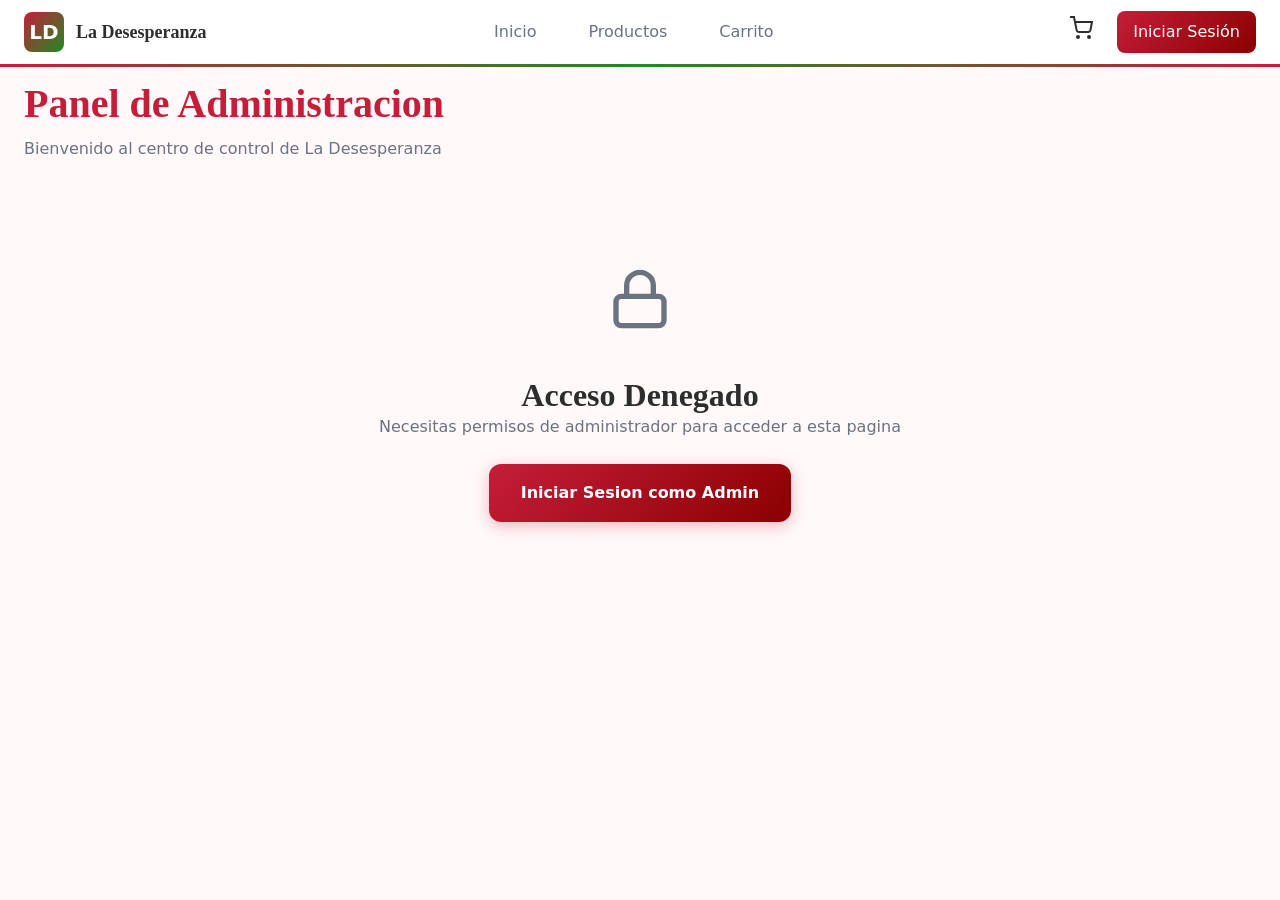
<file: public/admin.html>
<!DOCTYPE html>
<html lang="es">
<head>
  <meta charset="UTF-8">
  <meta name="viewport" content="width=device-width, initial-scale=1.0">
  <title>Panel de Administracion - La Desesperanza</title>
  <meta name="description" content="Panel de control administrativo">
  <link rel="stylesheet" href="style.css">
</head>
<body class="page-internal">
  <header class="header">
    <div class="header-container">
      <a href="index.html" class="logo">
        <div class="logo-icon">LD</div>
        <span class="logo-text">La Desesperanza</span>
      </a>
      
      <nav class="nav-menu">
        <a href="index.html" class="nav-link">Inicio</a>
        <a href="productos.html" class="nav-link">Productos</a>
        <a href="carrito.html" class="nav-link">Carrito</a>
        <a href="admin.html" class="nav-link active" id="adminLink">Panel Admin</a>
      </nav>
      
      <div class="header-actions">
        <a href="carrito.html" class="cart-btn">
          <svg width="24" height="24" viewBox="0 0 24 24" fill="none" stroke="currentColor" stroke-width="2">
            <circle cx="9" cy="21" r="1"></circle>
            <circle cx="20" cy="21" r="1"></circle>
            <path d="M1 1h4l2.68 13.39a2 2 0 0 0 2 1.61h9.72a2 2 0 0 0 2-1.61L23 6H6"></path>
          </svg>
          <span class="cart-badge" id="cartBadge">0</span>
        </a>
        <a href="login.html" class="user-btn" id="userBtn">Iniciar Sesion</a>
        <button class="mobile-menu-btn" id="mobileMenuBtn">
          <svg width="24" height="24" viewBox="0 0 24 24" fill="none" stroke="currentColor" stroke-width="2">
            <line x1="3" y1="12" x2="21" y2="12"></line>
            <line x1="3" y1="6" x2="21" y2="6"></line>
            <line x1="3" y1="18" x2="21" y2="18"></line>
          </svg>
        </button>
      </div>
    </div>
    
    <div class="mobile-menu" id="mobileMenu">
      <a href="index.html" class="nav-link">Inicio</a>
      <a href="productos.html" class="nav-link">Productos</a>
      <a href="carrito.html" class="nav-link">Carrito</a>
      <a href="admin.html" class="nav-link active">Panel Admin</a>
    </div>
  </header>

  <main class="admin-page">
    <div class="admin-container">
      <div class="admin-header">
        <h1>Panel de Administracion</h1>
        <p>Bienvenido al centro de control de La Desesperanza</p>
      </div>
      
      
      <div id="accessDenied" style="display: none; text-align: center; padding: 4rem 2rem;">
        <div style="font-size: 4rem; margin-bottom: 1rem; color: var(--color-muted);">
          <svg width="64" height="64" viewBox="0 0 24 24" fill="none" stroke="currentColor" stroke-width="2">
            <rect x="3" y="11" width="18" height="11" rx="2" ry="2"></rect>
            <path d="M7 11V7a5 5 0 0 1 10 0v4"></path>
          </svg>
        </div>
        <h2>Acceso Denegado</h2>
        <p style="color: var(--color-muted); margin-bottom: 1.5rem;">Necesitas permisos de administrador para acceder a esta pagina</p>
        <a href="login.html" class="btn-primary">Iniciar Sesion como Admin</a>
      </div>
      
    
      <div id="dashboardContent" style="display: none;">
        
        <div class="metrics-grid" id="metricsGrid">
          
        </div>
        
        <div class="admin-grid">
          
          <div class="admin-card">
            <div class="admin-card-header">
              <h2>Pedidos Recientes</h2>
              <a href="#" style="color: var(--color-primary); font-size: 0.875rem;">Ver todos</a>
            </div>
            <table class="orders-table">
              <thead>
                <tr>
                  <th>ID Pedido</th>
                  <th>Cliente</th>
                  <th>Items</th>
                  <th>Total</th>
                  <th>Estado</th>
                  <th>Fecha</th>
                </tr>
              </thead>
              <tbody id="ordersTableBody">
                
              </tbody>
            </table>
          </div>
          
          
          <div class="admin-card">
            <div class="admin-card-header">
              <h2>Alertas de Inventario</h2>
            </div>
            <div class="alerts-list" id="alertsList">
              
            </div>
          </div>
        </div>
        
        
        <div class="admin-card" style="margin-top: 1.5rem;">
          <div class="admin-card-header">
            <h2>Acciones Rapidas</h2>
          </div>
          <div style="padding: 1.5rem; display: grid; grid-template-columns: repeat(auto-fill, minmax(200px, 1fr)); gap: 1rem;">
            <a href="productos.html" class="btn-secondary" style="justify-content: center;">
              Gestionar Productos
            </a>
            <button class="btn-secondary" style="justify-content: center;" onclick="mostrarToast('Funcion proximamente')">
              Ver Todos los Pedidos
            </button>
            <button class="btn-secondary" style="justify-content: center;" onclick="mostrarToast('Funcion proximamente')">
              Gestionar Usuarios
            </button>
            <button class="btn-secondary" style="justify-content: center;" onclick="mostrarToast('Funcion proximamente')">
              Informes Detallados
            </button>
          </div>
        </div>
      </div>
    </div>
  </main>

  
  <div class="toast hidden" id="toast">
    <span>OK</span>
    <span id="toastMessage">Accion completada</span>
  </div>

  <script src="app.js"></script>
  <script src="admin.js"></script>
</body>
</html>
</file>
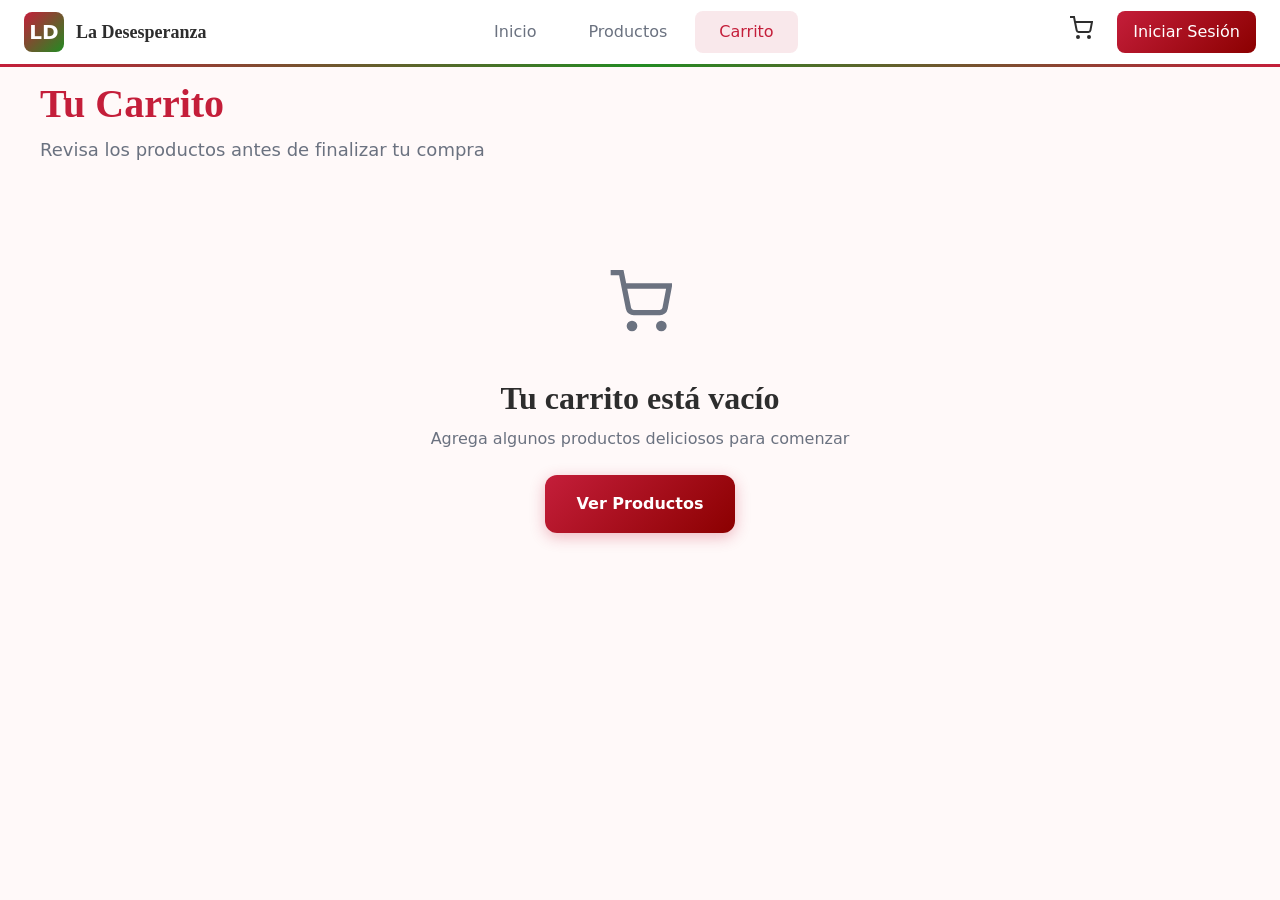
<file: public/carrito.html>
<!DOCTYPE html>
<html lang="es">
<head>
  <meta charset="UTF-8">
  <meta name="viewport" content="width=device-width, initial-scale=1.0">
  <title>Carrito de Compras - La Desesperanza</title>
  <meta name="description" content="Tu carrito de compras">
  <link rel="stylesheet" href="style.css">
</head>
<body class="page-internal">
  
  <header class="header">
    <div class="header-container">
      <a href="index.html" class="logo">
        <div class="logo-icon">LD</div>
        <span class="logo-text">La Desesperanza</span>
      </a>
      
      <nav class="nav-menu">
        <a href="index.html" class="nav-link">Inicio</a>
        <a href="productos.html" class="nav-link">Productos</a>
        <a href="carrito.html" class="nav-link active">Carrito</a>
        <a href="admin.html" class="nav-link" id="adminLink" style="display: none;">Panel Admin</a>
      </nav>
      
      <div class="header-actions">
        <a href="carrito.html" class="cart-btn">
          <svg width="24" height="24" viewBox="0 0 24 24" fill="none" stroke="currentColor" stroke-width="2">
            <circle cx="9" cy="21" r="1"></circle>
            <circle cx="20" cy="21" r="1"></circle>
            <path d="M1 1h4l2.68 13.39a2 2 0 0 0 2 1.61h9.72a2 2 0 0 0 2-1.61L23 6H6"></path>
          </svg>
          <span class="cart-badge" id="cartBadge">0</span>
        </a>
        <a href="login.html" class="user-btn" id="userBtn">Iniciar Sesion</a>
        <button class="mobile-menu-btn" id="mobileMenuBtn">
          <svg width="24" height="24" viewBox="0 0 24 24" fill="none" stroke="currentColor" stroke-width="2">
            <line x1="3" y1="12" x2="21" y2="12"></line>
            <line x1="3" y1="6" x2="21" y2="6"></line>
            <line x1="3" y1="18" x2="21" y2="18"></line>
          </svg>
        </button>
      </div>
    </div>
    
    <div class="mobile-menu" id="mobileMenu">
      <a href="index.html" class="nav-link">Inicio</a>
      <a href="productos.html" class="nav-link">Productos</a>
      <a href="carrito.html" class="nav-link active">Carrito</a>
      <a href="login.html" class="nav-link">Iniciar Sesion</a>
    </div>
  </header>

  <main class="cart-page">
    <div class="cart-container">
      <div class="catalog-header">
        <h1>Tu Carrito</h1>
        <p>Revisa los productos antes de finalizar tu compra</p>
      </div>
      
      <div id="cartContent">
        
      </div>
    </div>
  </main>

  
  <div class="toast hidden" id="toast">
    <span>OK</span>
    <span id="toastMessage">Producto eliminado del carrito</span>
  </div>

  <script src="app.js"></script>
  <script src="carrito.js"></script>
</body>
</html>
</file>
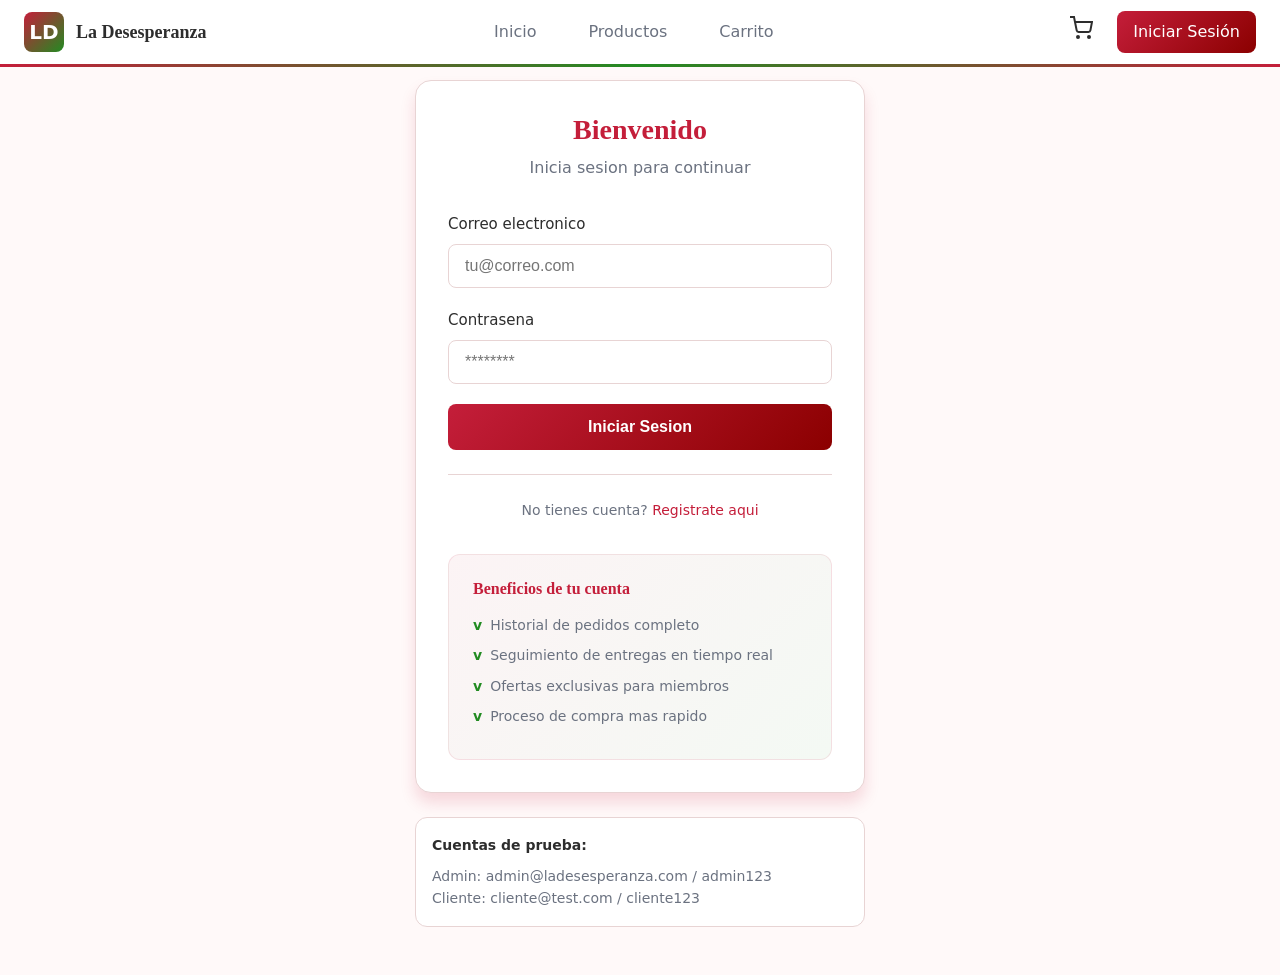
<file: public/login.html>
<!DOCTYPE html>
<html lang="es">
<head>
  <meta charset="UTF-8">
  <meta name="viewport" content="width=device-width, initial-scale=1.0">
  <title>Iniciar Sesion - La Desesperanza</title>
  <meta name="description" content="Inicia sesion en tu cuenta">
  <link rel="stylesheet" href="style.css">
</head>
<body class="page-internal">
  
  <header class="header">
    <div class="header-container">
      <a href="index.html" class="logo">
        <div class="logo-icon">LD</div>
        <span class="logo-text">La Desesperanza</span>
      </a>
      
      <nav class="nav-menu">
        <a href="index.html" class="nav-link">Inicio</a>
        <a href="productos.html" class="nav-link">Productos</a>
        <a href="carrito.html" class="nav-link">Carrito</a>
        <a href="admin.html" class="nav-link" id="adminLink" style="display: none;">Panel Admin</a>
      </nav>
      
      <div class="header-actions">
        <a href="carrito.html" class="cart-btn">
          <svg width="24" height="24" viewBox="0 0 24 24" fill="none" stroke="currentColor" stroke-width="2">
            <circle cx="9" cy="21" r="1"></circle>
            <circle cx="20" cy="21" r="1"></circle>
            <path d="M1 1h4l2.68 13.39a2 2 0 0 0 2 1.61h9.72a2 2 0 0 0 2-1.61L23 6H6"></path>
          </svg>
          <span class="cart-badge" id="cartBadge">0</span>
        </a>
        <a href="login.html" class="user-btn" id="userBtn">Iniciar Sesion</a>
        <button class="mobile-menu-btn" id="mobileMenuBtn">
          <svg width="24" height="24" viewBox="0 0 24 24" fill="none" stroke="currentColor" stroke-width="2">
            <line x1="3" y1="12" x2="21" y2="12"></line>
            <line x1="3" y1="6" x2="21" y2="6"></line>
            <line x1="3" y1="18" x2="21" y2="18"></line>
          </svg>
        </button>
      </div>
    </div>
    
    <div class="mobile-menu" id="mobileMenu">
      <a href="index.html" class="nav-link">Inicio</a>
      <a href="productos.html" class="nav-link">Productos</a>
      <a href="carrito.html" class="nav-link">Carrito</a>
      <a href="login.html" class="nav-link">Iniciar Sesion</a>
    </div>
  </header>

  <main class="login-page">
    <div class="login-container">
      <div class="login-card">
        <div class="login-header">
          <h1>Bienvenido</h1>
          <p>Inicia sesion para continuar</p>
        </div>
        
        <form id="loginForm">
          <div class="form-group">
            <label for="email">Correo electronico</label>
            <input type="email" id="email" name="email" required placeholder="tu@correo.com">
          </div>
          
          <div class="form-group">
            <label for="password">Contrasena</label>
            <input type="password" id="password" name="password" required placeholder="********">
          </div>
          
          <div id="errorMessage" style="color: var(--color-error); font-size: 0.875rem; margin-bottom: 1rem; display: none;"></div>
          
          <button type="submit" class="login-btn">Iniciar Sesion</button>
        </form>
        
        <div class="login-footer">
          <p>No tienes cuenta? <a href="#" id="showRegisterBtn">Registrate aqui</a></p>
        </div>
        
        <div class="login-benefits">
          <h3>Beneficios de tu cuenta</h3>
          <ul>
            <li>Historial de pedidos completo</li>
            <li>Seguimiento de entregas en tiempo real</li>
            <li>Ofertas exclusivas para miembros</li>
            <li>Proceso de compra mas rapido</li>
          </ul>
        </div>
      </div>
      
      <div class="login-card" id="registerCard" style="display: none;">
        <div class="login-header">
          <h1>Crear Cuenta</h1>
          <p>Unete a nuestra comunidad</p>
        </div>
        
        <form id="registerForm">
          <div class="form-group">
            <label for="regNombre">Nombre completo</label>
            <input type="text" id="regNombre" name="nombre" required placeholder="Tu nombre">
          </div>
          
          <div class="form-group">
            <label for="regEmail">Correo electronico</label>
            <input type="email" id="regEmail" name="email" required placeholder="tu@correo.com">
          </div>
          
          <div class="form-group">
            <label for="regPassword">Contrasena</label>
            <input type="password" id="regPassword" name="password" required placeholder="Minimo 6 caracteres" minlength="6">
          </div>
          
          <div id="regErrorMessage" style="color: var(--color-error); font-size: 0.875rem; margin-bottom: 1rem; display: none;"></div>
          
          <button type="submit" class="login-btn">Crear Cuenta</button>
        </form>
        
        <div class="login-footer">
          <p>Ya tienes cuenta? <a href="#" id="showLoginBtn">Inicia sesion aqui</a></p>
        </div>
      </div>
      
      <div style="margin-top: 1.5rem; padding: 1rem; background: var(--color-card); border-radius: var(--radius-lg); border: 1px solid var(--color-border); font-size: 0.875rem;">
        <strong>Cuentas de prueba:</strong>
        <p style="margin-top: 0.5rem; color: var(--color-muted);">
          Admin: admin@ladesesperanza.com / admin123<br>
          Cliente: cliente@test.com / cliente123
        </p>
      </div>
    </div>
  </main>

  <div class="toast hidden" id="toast">
    <span>OK</span>
    <span id="toastMessage">Sesion iniciada correctamente</span>
  </div>

  <script src="app.js"></script>
  <script src="login.js"></script>
</body>
</html>
</file>
<file: public/style.css>
:root {
  --color-primary: #C41E3A;
  --color-primary-dark: #8B0000;
  --color-primary-light: #FF6B6B;
  --color-secondary: #228B22;
  --color-secondary-dark: #006400;
  --color-accent: #FFD700;
  --color-background: #FFF9F9;
  --color-card: #FFFFFF;
  --color-foreground: #2D2D2D;
  --color-muted: #6B7280;
  --color-border: #E8D4D4;
  --color-success: #228B22;
  --color-warning: #FFD700;
  --color-error: #C41E3A;
  
  --shadow-sm: 0 1px 2px rgba(196, 30, 58, 0.05);
  --shadow-md: 0 4px 6px rgba(196, 30, 58, 0.1);
  --shadow-lg: 0 10px 15px rgba(196, 30, 58, 0.15);
  
  --radius-sm: 0.375rem;
  --radius-md: 0.5rem;
  --radius-lg: 0.75rem;
  --radius-xl: 1rem;
}

*, *::before, *::after {
  box-sizing: border-box;
  margin: 0;
  padding: 0;
}

body {
  font-family: 'Segoe UI', system-ui, -apple-system, sans-serif;
  background-color: var(--color-background);
  color: var(--color-foreground);
  line-height: 1.6;
}

h1, h2, h3, h4, h5, h6 {
  font-family: 'Georgia', serif;
  font-weight: 700;
  line-height: 1.2;
}

h1 { font-size: 2.5rem; }
h2 { font-size: 2rem; }
h3 { font-size: 1.5rem; }
h4 { font-size: 1.25rem; }

a {
  color: var(--color-primary);
  text-decoration: none;
}

.header {
  position: fixed;
  top: 0;
  left: 0;
  right: 0;
  background: var(--color-card);
  border-bottom: 3px solid;
  border-image: linear-gradient(90deg, var(--color-primary), var(--color-secondary), var(--color-primary)) 1;
  z-index: 100;
}

.header-container {
  max-width: 1400px;
  margin: 0 auto;
  padding: 0 1.5rem;
  display: flex;
  align-items: center;
  justify-content: space-between;
  height: 64px;
}

.logo {
  display: flex;
  align-items: center;
  gap: 0.75rem;
  text-decoration: none;
  color: var(--color-foreground);
}

.logo-icon {
  width: 40px;
  height: 40px;
  background: linear-gradient(135deg, var(--color-primary) 0%, var(--color-secondary) 100%);
  border-radius: var(--radius-md);
  display: flex;
  align-items: center;
  justify-content: center;
  color: white;
  font-size: 1.25rem;
  font-weight: bold;
}

.logo-text {
  font-family: 'Georgia', serif;
  font-weight: 600;
  font-size: 1.125rem;
}

.nav-menu {
  display: flex;
  align-items: center;
  gap: 0.25rem;
}

.nav-link {
  padding: 0.5rem 1.5rem;
  border-radius: var(--radius-md);
  text-decoration: none;
  color: var(--color-muted);
  font-weight: 500;
  transition: all 0.2s;
}

.nav-link:hover {
  background: rgba(196, 30, 58, 0.05);
  color: var(--color-foreground);
}

.nav-link.active {
  background: rgba(196, 30, 58, 0.1);
  color: var(--color-primary);
}

.header-actions {
  display: flex;
  align-items: center;
  gap: 1rem;
}

.cart-btn {
  position: relative;
  padding: 0.5rem;
  background: none;
  border: none;
  cursor: pointer;
  color: var(--color-foreground);
  font-size: 1.25rem;
  text-decoration: none;
}

.cart-badge {
  position: absolute;
  top: -4px;
  right: -4px;
  background: var(--color-primary);
  color: white;
  font-size: 0.75rem;
  font-weight: 600;
  width: 20px;
  height: 20px;
  border-radius: 50%;
  display: flex;
  align-items: center;
  justify-content: center;
}

.user-btn {
  padding: 0.5rem 1rem;
  background: linear-gradient(135deg, var(--color-primary) 0%, var(--color-primary-dark) 100%);
  color: white;
  border: none;
  border-radius: var(--radius-md);
  cursor: pointer;
  font-weight: 500;
  transition: all 0.2s;
  text-decoration: none;
}

.user-btn:hover {
  transform: translateY(-1px);
  box-shadow: 0 4px 12px rgba(196, 30, 58, 0.3);
}

.mobile-menu-btn {
  display: none;
  padding: 0.5rem;
  background: none;
  border: none;
  cursor: pointer;
  font-size: 1.5rem;
  color: var(--color-foreground);
}

.hero {
  padding: 6rem 1.5rem 4rem;
  position: relative;
  overflow: hidden;
  background: linear-gradient(135deg, #FFF9F9 0%, #FFE8E8 50%, #E8F5E8 100%);
}

.hero::before {
  content: '';
  position: absolute;
  top: 0;
  left: 0;
  right: 0;
  bottom: 0;
  background: url("data:image/svg+xml,%3Csvg xmlns='http://www.w3.org/2000/svg' viewBox='0 0 100 100'%3E%3Ccircle cx='50' cy='50' r='2' fill='%23C41E3A' opacity='0.1'/%3E%3C/svg%3E") repeat;
  background-size: 40px 40px;
  pointer-events: none;
}

.hero::after {
  content: '';
  position: absolute;
  top: 10%;
  right: 5%;
  width: 150px;
  height: 150px;
  background: radial-gradient(circle, rgba(196, 30, 58, 0.1) 0%, transparent 70%);
  border-radius: 50%;
  animation: twinkle 4s ease-in-out infinite;
}

@keyframes twinkle {
  0%, 100% { transform: scale(1); opacity: 0.3; }
  50% { transform: scale(1.1); opacity: 0.6; }
}

.hero-container {
  max-width: 1400px;
  margin: 0 auto;
  display: grid;
  grid-template-columns: 1fr 1fr;
  gap: 3rem;
  align-items: center;
  position: relative;
  z-index: 1;
}

.hero-content {
  display: flex;
  flex-direction: column;
  gap: 1.5rem;
}

.hero-badge {
  display: inline-flex;
  align-items: center;
  gap: 0.5rem;
  padding: 0.5rem 1rem;
  border-radius: 9999px;
  font-size: 0.875rem;
  font-weight: 500;
  width: fit-content;
  background: linear-gradient(135deg, rgba(196, 30, 58, 0.15) 0%, rgba(34, 139, 34, 0.15) 100%);
  color: var(--color-primary);
  border: 1px solid rgba(196, 30, 58, 0.2);
}

.hero h1 {
  font-size: 3rem;
  line-height: 1.1;
  background: linear-gradient(135deg, var(--color-primary) 0%, var(--color-secondary) 100%);
  -webkit-background-clip: text;
  -webkit-text-fill-color: transparent;
  background-clip: text;
}

.hero-description {
  font-size: 1.125rem;
  color: var(--color-muted);
  max-width: 500px;
}

.hero-buttons {
  display: flex;
  gap: 1rem;
  flex-wrap: wrap;
}

.btn-primary {
  display: inline-flex;
  align-items: center;
  gap: 0.5rem;
  padding: 1rem 2rem;
  background: linear-gradient(135deg, var(--color-primary) 0%, var(--color-primary-dark) 100%);
  color: white;
  border: none;
  border-radius: var(--radius-lg);
  font-weight: 600;
  cursor: pointer;
  text-decoration: none;
  transition: all 0.2s;
  box-shadow: 0 4px 15px rgba(196, 30, 58, 0.3);
}

.btn-primary:hover {
  transform: translateY(-2px);
  box-shadow: 0 6px 20px rgba(196, 30, 58, 0.4);
}

.btn-secondary {
  display: inline-flex;
  align-items: center;
  gap: 0.5rem;
  padding: 1rem 2rem;
  background: var(--color-card);
  color: var(--color-foreground);
  border: 1px solid var(--color-border);
  border-radius: var(--radius-lg);
  font-weight: 600;
  cursor: pointer;
  text-decoration: none;
  transition: all 0.2s;
}

.btn-secondary:hover {
  background: var(--color-background);
  border-color: var(--color-primary);
  transform: translateY(-2px);
}

.hero-stats {
  display: grid;
  grid-template-columns: repeat(3, 1fr);
  gap: 1.5rem;
  padding-top: 2rem;
  border-top: 1px solid var(--color-border);
  margin-top: 1rem;
}

.stat-item h3 {
  font-size: 1.75rem;
  color: var(--color-primary);
}

.stat-item p {
  font-size: 0.875rem;
  color: var(--color-muted);
}

.hero-image {
  position: relative;
}

.hero-image img {
  width: 100%;
  border-radius: var(--radius-xl);
  box-shadow: 0 10px 40px rgba(196, 30, 58, 0.2);
  object-fit: cover;
  aspect-ratio: 4/5;
  border: 3px solid rgba(196, 30, 58, 0.1);
}

.hero-rating {
  position: absolute;
  top: 1.5rem;
  right: 1.5rem;
  background: rgba(255, 255, 255, 0.95);
  backdrop-filter: blur(8px);
  padding: 0.75rem 1rem;
  border-radius: var(--radius-lg);
  box-shadow: var(--shadow-md);
  display: flex;
  align-items: center;
  gap: 0.5rem;
  border: 1px solid rgba(196, 30, 58, 0.1);
}

.hero-rating .stars {
  color: var(--color-warning);
}

.hero-rating .rating-value {
  font-weight: 700;
  font-size: 1.125rem;
}

.hero-rating .rating-count {
  font-size: 0.75rem;
  color: var(--color-muted);
}

.featured-products {
  padding: 4rem 1.5rem;
  background: var(--color-background);
}

.section-container {
  max-width: 1400px;
  margin: 0 auto;
}

.section-header {
  text-align: center;
  max-width: 700px;
  margin: 0 auto 3rem;
}

.section-badge {
  display: inline-flex;
  align-items: center;
  gap: 0.5rem;
  padding: 0.5rem 1rem;
  border-radius: 9999px;
  font-size: 0.875rem;
  font-weight: 500;
  margin-bottom: 1rem;
  background: rgba(196, 30, 58, 0.1);
  color: var(--color-primary);
}

.section-header h2 {
  margin-bottom: 1rem;
  color: var(--color-foreground);
}

.section-header p {
  color: var(--color-muted);
  font-size: 1.125rem;
}

.products-grid {
  display: grid;
  grid-template-columns: repeat(auto-fill, minmax(280px, 1fr));
  gap: 1.5rem;
}

.product-card {
  background: var(--color-card);
  border-radius: var(--radius-xl);
  overflow: hidden;
  border: 1px solid var(--color-border);
  transition: all 0.3s;
}

.product-card:hover {
  box-shadow: 0 10px 30px rgba(196, 30, 58, 0.15);
  transform: translateY(-4px);
  border-color: rgba(196, 30, 58, 0.2);
}

.product-image {
  position: relative;
  aspect-ratio: 1;
  overflow: hidden;
  background: linear-gradient(135deg, #FFF9F9, #F5F5F5);
}

.product-image img {
  width: 100%;
  height: 100%;
  object-fit: cover;
  transition: transform 0.3s;
}

.product-card:hover .product-image img {
  transform: scale(1.05);
}

.product-badge {
  position: absolute;
  top: 0.75rem;
  left: 0.75rem;
  padding: 0.25rem 0.75rem;
  background: linear-gradient(135deg, var(--color-primary) 0%, var(--color-primary-dark) 100%);
  color: white;
  font-size: 0.75rem;
  font-weight: 600;
  border-radius: 9999px;
}

.product-discount {
  position: absolute;
  top: 0.75rem;
  right: 0.75rem;
  padding: 0.25rem 0.75rem;
  background: var(--color-secondary);
  color: white;
  font-size: 0.75rem;
  font-weight: 600;
  border-radius: 9999px;
}

.product-info {
  padding: 1rem;
}

.product-info h3 {
  font-size: 1.125rem;
  margin-bottom: 0.5rem;
  color: var(--color-foreground);
  white-space: nowrap;
  overflow: hidden;
  text-overflow: ellipsis;
}

.product-info .description {
  font-size: 0.875rem;
  color: var(--color-muted);
  margin-bottom: 0.75rem;
  display: -webkit-box;
  -webkit-line-clamp: 2;
  -webkit-box-orient: vertical;
  overflow: hidden;
}

.product-rating {
  display: flex;
  align-items: center;
  gap: 0.25rem;
  margin-bottom: 0.75rem;
}

.product-rating .stars {
  color: var(--color-warning);
  font-size: 0.875rem;
}

.product-rating .count {
  font-size: 0.875rem;
  color: var(--color-muted);
  margin-left: 0.25rem;
}

.product-footer {
  display: flex;
  align-items: center;
  justify-content: space-between;
  padding-top: 0.75rem;
  border-top: 1px solid var(--color-border);
}

.product-price {
  display: flex;
  flex-direction: column;
}

.product-price .original {
  font-size: 0.875rem;
  color: var(--color-muted);
  text-decoration: line-through;
}

.product-price .current {
  font-size: 1.25rem;
  font-weight: 700;
  color: var(--color-primary);
}

.add-to-cart-btn {
  width: 40px;
  height: 40px;
  background: linear-gradient(135deg, var(--color-primary) 0%, var(--color-primary-dark) 100%);
  color: white;
  border: none;
  border-radius: var(--radius-md);
  cursor: pointer;
  display: flex;
  align-items: center;
  justify-content: center;
  font-size: 1.25rem;
  transition: all 0.2s;
}

.add-to-cart-btn:hover {
  transform: scale(1.1);
  box-shadow: 0 4px 12px rgba(196, 30, 58, 0.3);
}

.bakery-story {
  padding: 4rem 1.5rem;
  background: var(--color-card);
}

.story-container {
  max-width: 1400px;
  margin: 0 auto;
  display: grid;
  grid-template-columns: 1fr 1fr;
  gap: 3rem;
  align-items: center;
}

.story-image img {
  width: 100%;
  border-radius: var(--radius-xl);
  box-shadow: var(--shadow-lg);
}

.story-content h2 {
  margin-bottom: 1.5rem;
  color: var(--color-foreground);
}

.story-content p {
  color: var(--color-muted);
  margin-bottom: 1rem;
  font-size: 1.0625rem;
}

.testimonials {
  padding: 4rem 1.5rem;
  background: var(--color-background);
}

.testimonials-grid {
  display: grid;
  grid-template-columns: repeat(auto-fill, minmax(300px, 1fr));
  gap: 1.5rem;
  margin-top: 2rem;
}

.testimonial-card {
  background: var(--color-card);
  padding: 1.5rem;
  border-radius: var(--radius-xl);
  border: 1px solid var(--color-border);
}

.testimonial-stars {
  color: var(--color-warning);
  margin-bottom: 1rem;
}

.testimonial-text {
  color: var(--color-foreground);
  font-style: italic;
  margin-bottom: 1rem;
  line-height: 1.7;
}

.testimonial-author {
  display: flex;
  align-items: center;
  gap: 0.75rem;
}

.author-avatar {
  width: 40px;
  height: 40px;
  border-radius: 50%;
  background: linear-gradient(135deg, var(--color-primary) 0%, var(--color-secondary) 100%);
  color: white;
  display: flex;
  align-items: center;
  justify-content: center;
  font-weight: 600;
}

.author-info h4 {
  font-size: 0.9375rem;
  color: var(--color-foreground);
}

.author-info p {
  font-size: 0.8125rem;
  color: var(--color-muted);
}

.trust-signals {
  padding: 3rem 1.5rem;
  background: var(--color-card);
  border-top: 1px solid var(--color-border);
  border-bottom: 1px solid var(--color-border);
}

.trust-grid {
  max-width: 1400px;
  margin: 0 auto;
  display: grid;
  grid-template-columns: repeat(4, 1fr);
  gap: 2rem;
}

.trust-item {
  display: flex;
  flex-direction: column;
  align-items: center;
  text-align: center;
  gap: 0.75rem;
}

.trust-icon {
  width: 48px;
  height: 48px;
  background: linear-gradient(135deg, rgba(196, 30, 58, 0.1) 0%, rgba(34, 139, 34, 0.1) 100%);
  border-radius: var(--radius-lg);
  display: flex;
  align-items: center;
  justify-content: center;
  color: var(--color-primary);
  font-size: 1.5rem;
}

.trust-item h4 {
  color: var(--color-foreground);
  font-size: 1rem;
}

.trust-item p {
  color: var(--color-muted);
  font-size: 0.875rem;
}

.cta {
  padding: 4rem 1.5rem;
  text-align: center;
  background: linear-gradient(135deg, var(--color-primary) 0%, var(--color-primary-dark) 50%, var(--color-secondary) 100%);
  color: white;
  position: relative;
  overflow: hidden;
}

.cta::before {
  content: '';
  position: absolute;
  top: 0;
  left: 0;
  right: 0;
  bottom: 0;
  background: url("data:image/svg+xml,%3Csvg xmlns='http://www.w3.org/2000/svg' viewBox='0 0 100 100'%3E%3Ccircle cx='50' cy='50' r='1' fill='%23FFD700' opacity='0.3'/%3E%3C/svg%3E") repeat;
  background-size: 30px 30px;
  pointer-events: none;
}

.cta-container {
  max-width: 700px;
  margin: 0 auto;
  position: relative;
  z-index: 1;
}

.cta h2 {
  font-size: 2rem;
  margin-bottom: 1rem;
}

.cta p {
  opacity: 0.9;
  margin-bottom: 2rem;
  font-size: 1.125rem;
}

.cta .btn-primary {
  background: white;
  color: var(--color-primary);
  box-shadow: 0 4px 15px rgba(0, 0, 0, 0.2);
}

.cta .btn-primary:hover {
  background: var(--color-background);
  box-shadow: 0 6px 20px rgba(0, 0, 0, 0.3);
}

.footer {
  background: linear-gradient(135deg, #1A1A1A 0%, #2D1A1A 100%);
  color: white;
  padding: 3rem 1.5rem 1.5rem;
}

.footer-container {
  max-width: 1400px;
  margin: 0 auto;
  display: grid;
  grid-template-columns: repeat(4, 1fr);
  gap: 2rem;
}

.footer-brand .logo-text {
  color: white;
  font-size: 1.25rem;
  margin-bottom: 1rem;
}

.footer-brand p {
  color: rgba(255, 255, 255, 0.7);
  font-size: 0.875rem;
}

.footer-section h4 {
  margin-bottom: 1rem;
  font-size: 1rem;
  color: var(--color-accent);
}

.footer-section ul {
  list-style: none;
}

.footer-section li {
  margin-bottom: 0.5rem;
}

.footer-section a {
  color: rgba(255, 255, 255, 0.7);
  text-decoration: none;
  font-size: 0.875rem;
  transition: color 0.2s;
}

.footer-section a:hover {
  color: white;
}

.footer-bottom {
  max-width: 1400px;
  margin: 2rem auto 0;
  padding-top: 1.5rem;
  border-top: 1px solid rgba(255, 255, 255, 0.1);
  text-align: center;
  color: rgba(255, 255, 255, 0.5);
  font-size: 0.875rem;
}


.catalog-page {
  padding: 5rem 1.5rem 3rem;
  background: var(--color-background);
  min-height: 100vh;
}

.catalog-container {
  max-width: 1400px;
  margin: 0 auto;
}

.catalog-header {
  margin-bottom: 2rem;
}

.catalog-header h1 {
  margin-bottom: 0.5rem;
  color: var(--color-primary);
}

.catalog-header p {
  color: var(--color-muted);
  font-size: 1.125rem;
}

.catalog-controls {
  display: flex;
  gap: 1rem;
  margin-bottom: 1.5rem;
  flex-wrap: wrap;
}

.search-box {
  flex: 1;
  min-width: 250px;
  position: relative;
}

.search-box input {
  width: 100%;
  padding: 0.75rem 1rem 0.75rem 2.5rem;
  border: 1px solid var(--color-border);
  border-radius: var(--radius-md);
  font-size: 1rem;
  background: var(--color-card);
}

.search-box input:focus {
  outline: none;
  border-color: var(--color-primary);
  box-shadow: 0 0 0 3px rgba(196, 30, 58, 0.1);
}

.search-box::before {
  content: 'O';
  font-family: sans-serif;
  position: absolute;
  left: 0.75rem;
  top: 50%;
  transform: translateY(-50%);
  color: var(--color-muted);
}

.sort-select {
  padding: 0.75rem 1rem;
  border: 1px solid var(--color-border);
  border-radius: var(--radius-md);
  font-size: 1rem;
  background: var(--color-card);
  cursor: pointer;
}

.catalog-layout {
  display: grid;
  grid-template-columns: 250px 1fr;
  gap: 2rem;
}

.filters-panel {
  background: var(--color-card);
  padding: 1.5rem;
  border-radius: var(--radius-xl);
  border: 1px solid var(--color-border);
  height: fit-content;
  position: sticky;
  top: 80px;
}

.filter-section {
  margin-bottom: 1.5rem;
}

.filter-section:last-child {
  margin-bottom: 0;
}

.filter-section h4 {
  margin-bottom: 0.75rem;
  font-size: 0.9375rem;
  color: var(--color-foreground);
}

.filter-option {
  display: flex;
  align-items: center;
  gap: 0.5rem;
  margin-bottom: 0.5rem;
}

.filter-option input[type="radio"],
.filter-option input[type="checkbox"] {
  accent-color: var(--color-primary);
}

.filter-option label {
  font-size: 0.875rem;
  color: var(--color-muted);
  cursor: pointer;
}

.price-range {
  width: 100%;
  accent-color: var(--color-primary);
}

.clear-filters-btn {
  width: 100%;
  padding: 0.75rem;
  background: var(--color-background);
  border: 1px solid var(--color-border);
  border-radius: var(--radius-md);
  cursor: pointer;
  font-weight: 500;
  margin-top: 1rem;
  transition: all 0.2s;
}

.clear-filters-btn:hover {
  background: var(--color-primary);
  color: white;
  border-color: var(--color-primary);
}

.result-count {
  font-size: 0.875rem;
  color: var(--color-muted);
  margin-bottom: 1rem;
}

.cart-page {
  padding: 5rem 1.5rem 3rem;
  background: var(--color-background);
  min-height: 100vh;
}

.cart-container {
  max-width: 1200px;
  margin: 0 auto;
}

.cart-layout {
  display: grid;
  grid-template-columns: 1fr 350px;
  gap: 2rem;
  align-items: start;
}

.cart-items {
  background: var(--color-card);
  border-radius: var(--radius-xl);
  border: 1px solid var(--color-border);
  overflow: hidden;
}

.cart-item {
  display: grid;
  grid-template-columns: 100px 1fr auto;
  gap: 1rem;
  padding: 1rem;
  border-bottom: 1px solid var(--color-border);
  align-items: center;
}

.cart-item:last-child {
  border-bottom: none;
}

.cart-item-image {
  width: 100px;
  height: 100px;
  border-radius: var(--radius-md);
  object-fit: cover;
}

.cart-item-info h3 {
  font-size: 1rem;
  margin-bottom: 0.25rem;
}

.cart-item-info p {
  font-size: 0.875rem;
  color: var(--color-muted);
}

.cart-item-price {
  font-weight: 700;
  color: var(--color-primary);
}

.cart-item-actions {
  display: flex;
  align-items: center;
  gap: 0.5rem;
}

.quantity-btn {
  width: 32px;
  height: 32px;
  border: 1px solid var(--color-border);
  border-radius: var(--radius-sm);
  background: var(--color-card);
  cursor: pointer;
  display: flex;
  align-items: center;
  justify-content: center;
  transition: all 0.2s;
}

.quantity-btn:hover {
  background: var(--color-primary);
  color: white;
  border-color: var(--color-primary);
}

.quantity-value {
  width: 40px;
  text-align: center;
  font-weight: 600;
}

.remove-item-btn {
  padding: 0.5rem;
  background: none;
  border: none;
  color: var(--color-error);
  cursor: pointer;
  font-size: 1.25rem;
}

.order-summary {
  background: var(--color-card);
  padding: 1.5rem;
  border-radius: var(--radius-xl);
  border: 1px solid var(--color-border);
  position: sticky;
  top: 80px;
}

.order-summary h2 {
  font-size: 1.25rem;
  margin-bottom: 1.5rem;
  padding-bottom: 1rem;
  border-bottom: 1px solid var(--color-border);
  color: var(--color-primary);
}

.summary-row {
  display: flex;
  justify-content: space-between;
  margin-bottom: 0.75rem;
  font-size: 0.9375rem;
}

.summary-row.total {
  font-weight: 700;
  font-size: 1.125rem;
  padding-top: 1rem;
  border-top: 1px solid var(--color-border);
  margin-top: 1rem;
  color: var(--color-foreground);
}

.checkout-btn {
  width: 100%;
  padding: 1rem;
  background: linear-gradient(135deg, var(--color-primary) 0%, var(--color-primary-dark) 100%);
  color: white;
  border: none;
  border-radius: var(--radius-md);
  font-weight: 600;
  cursor: pointer;
  margin-top: 1.5rem;
  transition: all 0.2s;
}

.checkout-btn:hover {
  transform: translateY(-2px);
  box-shadow: 0 4px 12px rgba(196, 30, 58, 0.3);
}

.continue-shopping {
  display: block;
  text-align: center;
  margin-top: 1rem;
  color: var(--color-primary);
  text-decoration: none;
  font-size: 0.875rem;
}

.empty-cart {
  text-align: center;
  padding: 4rem 2rem;
}

.empty-cart-icon {
  font-size: 4rem;
  margin-bottom: 1rem;
  color: var(--color-muted);
}

.empty-cart h2 {
  margin-bottom: 0.5rem;
}

.empty-cart p {
  color: var(--color-muted);
  margin-bottom: 1.5rem;
}

.login-page {
  padding: 5rem 1.5rem 3rem;
  background: var(--color-background);
  min-height: 100vh;
  display: flex;
  align-items: center;
  justify-content: center;
}

.login-container {
  width: 100%;
  max-width: 450px;
}

.login-card {
  background: var(--color-card);
  padding: 2rem;
  border-radius: var(--radius-xl);
  border: 1px solid var(--color-border);
  box-shadow: var(--shadow-lg);
}

.login-header {
  text-align: center;
  margin-bottom: 2rem;
}

.login-header h1 {
  font-size: 1.75rem;
  margin-bottom: 0.5rem;
  color: var(--color-primary);
}

.login-header p {
  color: var(--color-muted);
}

.form-group {
  margin-bottom: 1.25rem;
}

.form-group label {
  display: block;
  margin-bottom: 0.5rem;
  font-weight: 500;
  font-size: 0.9375rem;
}

.form-group input {
  width: 100%;
  padding: 0.75rem 1rem;
  border: 1px solid var(--color-border);
  border-radius: var(--radius-md);
  font-size: 1rem;
}

.form-group input:focus {
  outline: none;
  border-color: var(--color-primary);
  box-shadow: 0 0 0 3px rgba(196, 30, 58, 0.1);
}

.login-btn {
  width: 100%;
  padding: 0.875rem;
  background: linear-gradient(135deg, var(--color-primary) 0%, var(--color-primary-dark) 100%);
  color: white;
  border: none;
  border-radius: var(--radius-md);
  font-weight: 600;
  font-size: 1rem;
  cursor: pointer;
  transition: all 0.2s;
}

.login-btn:hover {
  transform: translateY(-1px);
  box-shadow: 0 4px 12px rgba(196, 30, 58, 0.3);
}

.login-footer {
  text-align: center;
  margin-top: 1.5rem;
  padding-top: 1.5rem;
  border-top: 1px solid var(--color-border);
}

.login-footer p {
  color: var(--color-muted);
  font-size: 0.875rem;
}

.login-footer a {
  color: var(--color-primary);
  text-decoration: none;
  font-weight: 500;
}

.login-benefits {
  margin-top: 2rem;
  padding: 1.5rem;
  background: linear-gradient(135deg, rgba(196, 30, 58, 0.05) 0%, rgba(34, 139, 34, 0.05) 100%);
  border-radius: var(--radius-lg);
  border: 1px solid rgba(196, 30, 58, 0.1);
}

.login-benefits h3 {
  font-size: 1rem;
  margin-bottom: 1rem;
  color: var(--color-primary);
}

.login-benefits ul {
  list-style: none;
}

.login-benefits li {
  display: flex;
  align-items: center;
  gap: 0.5rem;
  margin-bottom: 0.5rem;
  font-size: 0.875rem;
  color: var(--color-muted);
}

.login-benefits li::before {
  content: 'v';
  color: var(--color-success);
  font-weight: 700;
}

.admin-page {
  padding: 5rem 1.5rem 3rem;
  background: var(--color-background);
  min-height: 100vh;
}

.admin-container {
  max-width: 1400px;
  margin: 0 auto;
}

.admin-header {
  margin-bottom: 2rem;
}

.admin-header h1 {
  margin-bottom: 0.5rem;
  color: var(--color-primary);
}

.admin-header p {
  color: var(--color-muted);
}

.metrics-grid {
  display: grid;
  grid-template-columns: repeat(4, 1fr);
  gap: 1.5rem;
  margin-bottom: 2rem;
}

.metric-card {
  background: var(--color-card);
  padding: 1.5rem;
  border-radius: var(--radius-xl);
  border: 1px solid var(--color-border);
  transition: all 0.2s;
}

.metric-card:hover {
  box-shadow: var(--shadow-md);
  transform: translateY(-2px);
}

.metric-header {
  display: flex;
  align-items: center;
  justify-content: space-between;
  margin-bottom: 0.5rem;
}

.metric-title {
  font-size: 0.875rem;
  color: var(--color-muted);
}

.metric-icon {
  width: 40px;
  height: 40px;
  background: linear-gradient(135deg, rgba(196, 30, 58, 0.1) 0%, rgba(34, 139, 34, 0.1) 100%);
  border-radius: var(--radius-md);
  display: flex;
  align-items: center;
  justify-content: center;
  color: var(--color-primary);
  font-size: 1.25rem;
  font-weight: bold;
}

.metric-value {
  font-size: 1.75rem;
  font-weight: 700;
  color: var(--color-foreground);
  margin-bottom: 0.25rem;
}

.metric-change {
  font-size: 0.875rem;
}

.metric-change.positive {
  color: var(--color-success);
}

.metric-change.negative {
  color: var(--color-error);
}

.admin-grid {
  display: grid;
  grid-template-columns: 2fr 1fr;
  gap: 1.5rem;
}

.admin-card {
  background: var(--color-card);
  border-radius: var(--radius-xl);
  border: 1px solid var(--color-border);
  overflow: hidden;
}

.admin-card-header {
  padding: 1rem 1.5rem;
  border-bottom: 1px solid var(--color-border);
  display: flex;
  align-items: center;
  justify-content: space-between;
  background: linear-gradient(135deg, rgba(196, 30, 58, 0.02) 0%, rgba(34, 139, 34, 0.02) 100%);
}

.admin-card-header h2 {
  font-size: 1.125rem;
  color: var(--color-primary);
}

.orders-table {
  width: 100%;
  border-collapse: collapse;
}

.orders-table th,
.orders-table td {
  padding: 1rem 1.5rem;
  text-align: left;
}

.orders-table th {
  background: var(--color-background);
  font-weight: 600;
  font-size: 0.875rem;
  color: var(--color-muted);
}

.orders-table td {
  border-bottom: 1px solid var(--color-border);
  font-size: 0.9375rem;
}

.orders-table tr:last-child td {
  border-bottom: none;
}

.status-badge {
  display: inline-block;
  padding: 0.25rem 0.75rem;
  border-radius: 9999px;
  font-size: 0.75rem;
  font-weight: 600;
}

.status-badge.completado {
  background: rgba(34, 139, 34, 0.1);
  color: var(--color-success);
}

.status-badge.procesando {
  background: rgba(255, 215, 0, 0.1);
  color: #B8860B;
}

.status-badge.pendiente {
  background: rgba(107, 114, 128, 0.1);
  color: var(--color-muted);
}

.status-badge.cancelado {
  background: rgba(196, 30, 58, 0.1);
  color: var(--color-error);
}

.alerts-list {
  padding: 0;
}

.alert-item {
  padding: 1rem 1.5rem;
  border-bottom: 1px solid var(--color-border);
  display: flex;
  align-items: flex-start;
  gap: 0.75rem;
}

.alert-item:last-child {
  border-bottom: none;
}

.alert-icon {
  width: 32px;
  height: 32px;
  border-radius: var(--radius-sm);
  display: flex;
  align-items: center;
  justify-content: center;
  flex-shrink: 0;
  font-weight: bold;
}

.alert-icon.critico {
  background: rgba(196, 30, 58, 0.1);
  color: var(--color-error);
}

.alert-icon.advertencia {
  background: rgba(255, 215, 0, 0.1);
  color: #B8860B;
}

.alert-content h4 {
  font-size: 0.9375rem;
  margin-bottom: 0.25rem;
}

.alert-content p {
  font-size: 0.8125rem;
  color: var(--color-muted);
}

.alert-content .stock {
  font-size: 0.75rem;
  color: var(--color-muted);
  margin-top: 0.25rem;
}

.toast {
  position: fixed;
  bottom: 1.5rem;
  right: 1.5rem;
  background: var(--color-success);
  color: white;
  padding: 1rem 1.5rem;
  border-radius: var(--radius-lg);
  box-shadow: var(--shadow-lg);
  display: flex;
  align-items: center;
  gap: 0.75rem;
  z-index: 200;
  animation: slideUp 0.3s ease;
}

.toast.hidden {
  display: none;
}

@keyframes slideUp {
  from {
    transform: translateY(100%);
    opacity: 0;
  }
  to {
    transform: translateY(0);
    opacity: 1;
  }
}

@media (max-width: 1024px) {
  .hero-container {
    grid-template-columns: 1fr;
    text-align: center;
  }
  
  .hero-content {
    align-items: center;
  }
  
  .hero-image {
    max-width: 500px;
    margin: 0 auto;
  }
  
  .story-container {
    grid-template-columns: 1fr;
  }
  
  .catalog-layout {
    grid-template-columns: 1fr;
  }
  
  .filters-panel {
    position: static;
  }
  
  .cart-layout {
    grid-template-columns: 1fr;
  }
  
  .order-summary {
    position: static;
  }
  
  .metrics-grid {
    grid-template-columns: repeat(2, 1fr);
  }
  
  .admin-grid {
    grid-template-columns: 1fr;
  }
  
  .footer-container {
    grid-template-columns: repeat(2, 1fr);
  }
  
  .trust-grid {
    grid-template-columns: repeat(2, 1fr);
  }
}

@media (max-width: 768px) {
  .nav-menu {
    display: none;
  }
  
  .mobile-menu-btn {
    display: block;
  }
  
  h1 { font-size: 2rem; }
  h2 { font-size: 1.5rem; }
  
  .hero {
    padding: 5rem 1rem 3rem;
  }
  
  .hero h1 {
    font-size: 2rem;
  }
  
  .hero-stats {
    grid-template-columns: 1fr;
    gap: 1rem;
  }
  
  .metrics-grid {
    grid-template-columns: 1fr;
  }
  
  .footer-container {
    grid-template-columns: 1fr;
  }
  
  .trust-grid {
    grid-template-columns: 1fr;
  }
  
  .cart-item {
    grid-template-columns: 80px 1fr;
  }
  
  .cart-item-actions {
    grid-column: span 2;
    justify-content: flex-end;
  }
}

.mobile-menu {
  display: none;
  position: absolute;
  top: 64px;
  left: 0;
  right: 0;
  background: var(--color-card);
  border-bottom: 1px solid var(--color-border);
  padding: 1rem;
  box-shadow: var(--shadow-lg);
}

.mobile-menu.active {
  display: block;
}

.mobile-menu .nav-link {
  display: block;
  padding: 0.75rem 1rem;
  margin-bottom: 0.25rem;
}
</file>
